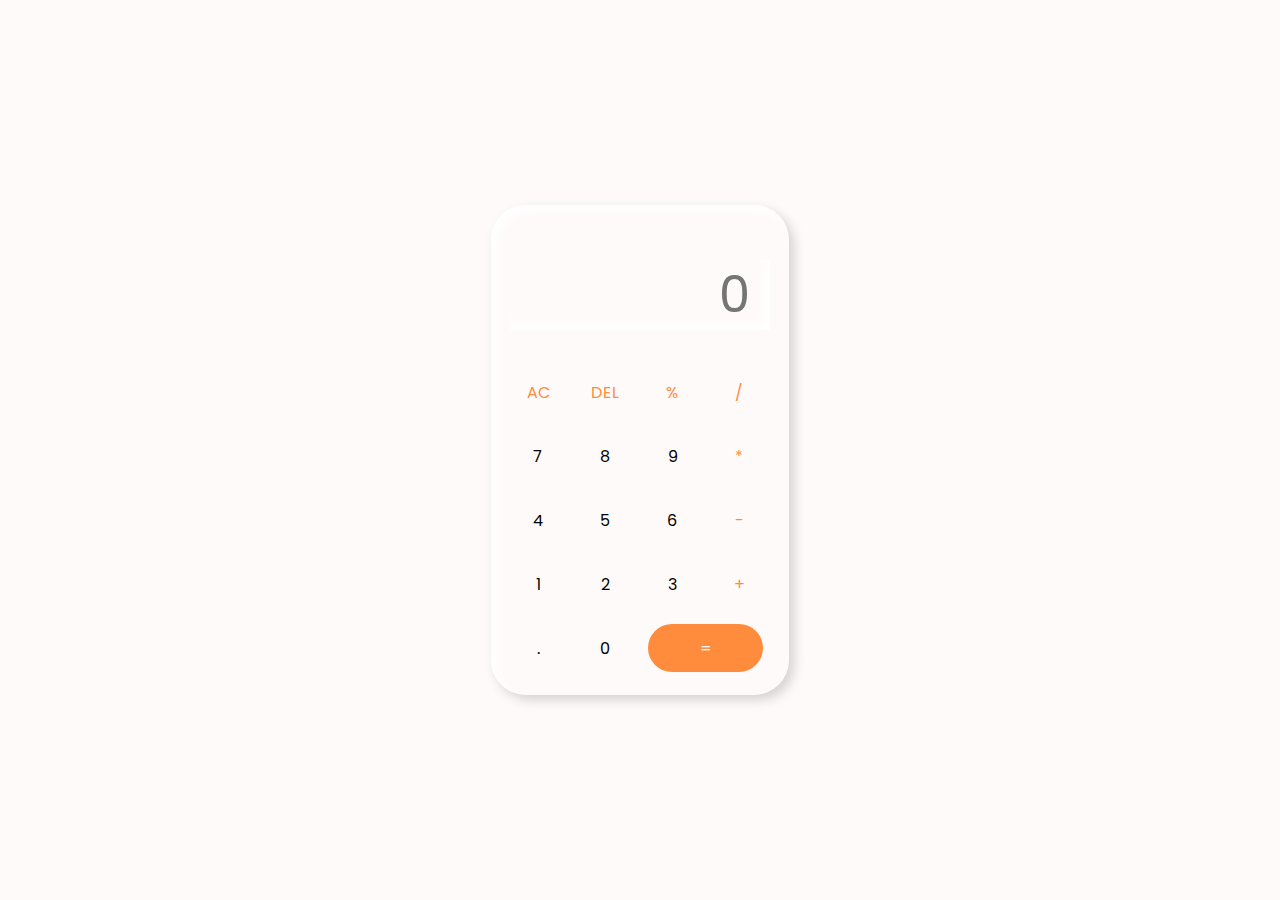
<file: LA 3 calculator/index.html>
<!DOCTYPE html>
<html lang="en">
<head>
    <meta charset="UTF-8">
    <meta http-equiv="X-UA-Compatible" content="IE=edge">
    <meta name="viewport" content="width=device-width, initial-scale=1.0">
    <title>Simple Calculator</title>
    <link rel="preconnect" href="https://fonts.googleapis.com">
    <link rel="preconnect" href="https://fonts.gstatic.com" crossorigin>
    <link href="https://fonts.googleapis.com/css2?family=Poppins:ital,wght@0,100;0,200;0,300;0,400;0,500;0,600;0,700;0,800;0,900;1,100;1,200;1,300;1,400;1,500;1,600;1,700;1,800;1,900&display=swap" rel="stylesheet">
    <link rel="stylesheet" href="assets/style.css">
</head>
<body>
    <div class="container">
        <div class="calculator">
            <input type="text" placeholder="0" id="outputScreen">
            <button onclick="Clear()" class="command">AC</button>
            <button onclick="del()" class="command">DEL</button>
            <button onclick="display('%')" class="command">%</button>
            <button onclick="display('/')" class="command">/</button>

            <button onclick="display('7')">7</button>
            <button onclick="display('8')">8</button>
            <button onclick="display('9')">9</button>
            <button onclick="display('*')" class="command">*</button>

            <button onclick="display('4')">4</button>
            <button onclick="display('5')">5</button>
            <button onclick="display('6')">6</button>
            <button onclick="display('-')" class="command">-</button>

            <button onclick="display('1')">1</button>
            <button onclick="display('2')">2</button>
            <button onclick="display('3')">3</button>
            <button onclick="display('+')" class="command">+</button>

            <button onclick="display('.')">.</button>
            <button onclick="display('0')">0</button>
            <button onclick="Calculate()" class="equal">=</button>
        </div>
    </div>

    <script src="assets/script.js"></script>
</body>
</html>
</file>
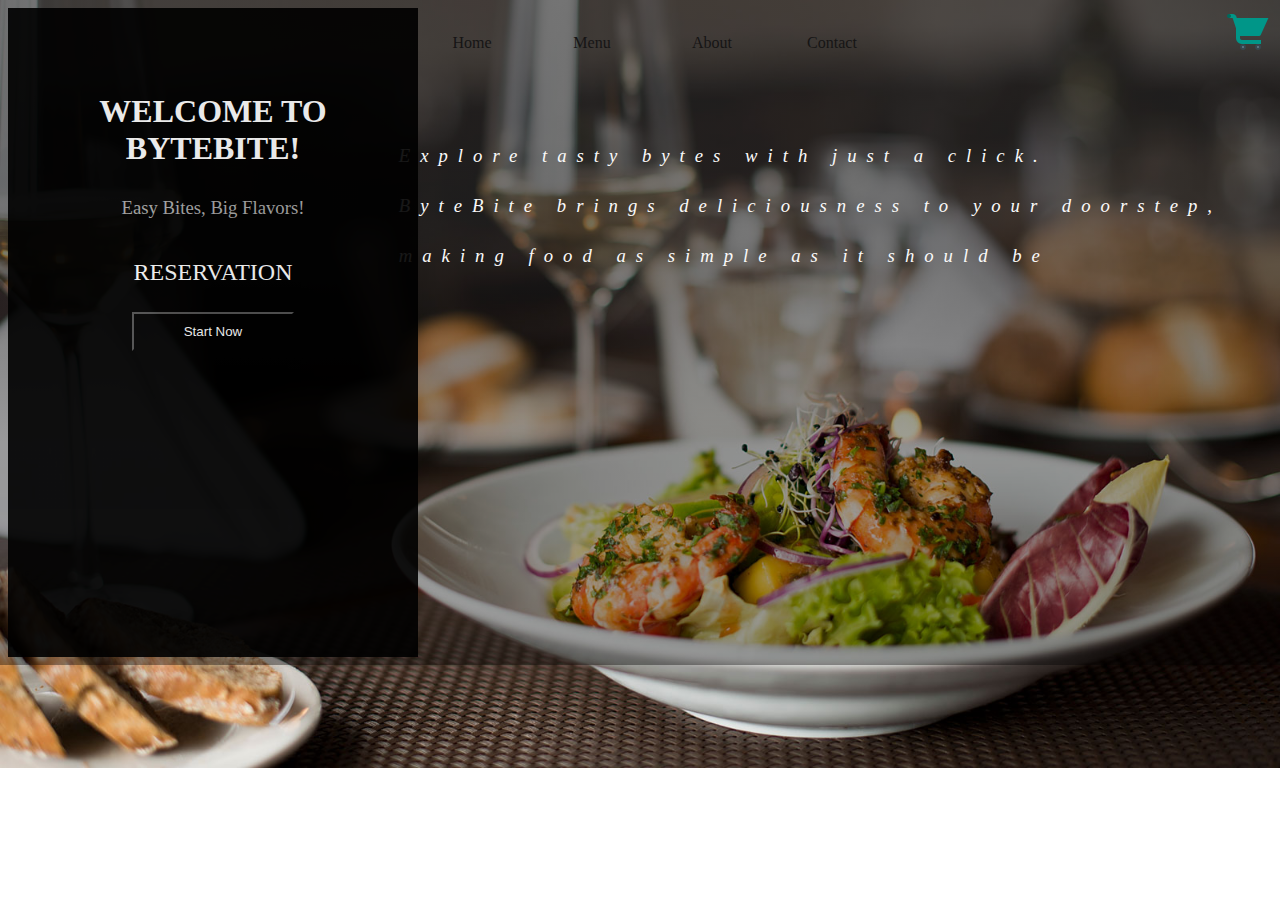
<file: LA2-Food Website/index.html>
<!DOCTYPE html>
<html lang="en">
<head>
    <meta charset="UTF-8">
    <meta name="viewport" content="width=device-width, initial-scale=1.0">
    <link rel="shortcut icon" href="favi.png" type="image/x-icon">
    <title>Bytebite</title>
    <link rel="stylesheet" href="style.css">
</head>
<body>

    <div class="box">
        <a href="order.html"><img src="cart1.png" alt="cart"></a>
        <ul type="none">
            <li><a href="index.html">Home</a></li>
            <li><a href="menu.html">Menu</a></li>
            <!-- <li><a href="menu.html">Online order</a></li> -->
            <li><a href="about.html">About</a></li>
            <li><a href="contact.html">Contact</a></li>
        </ul>
    </div>

    
    <div class="content"><h3>Explore tasty bytes with just a click.<br>ByteBite brings deliciousness to your doorstep,<br>making food as simple as it should be</h3></div>

    <div class="wd">
        <h1>Welcome to ByteBite!</h1>
        <h3> Easy Bites, Big Flavors!</h3>
        <h2>Reservation</h2>

        <div class="opt">
            <form action="" method="post"><input type="button" value="Start Now"></form>
        </div>
    </div>
</body>
</html>
</file>
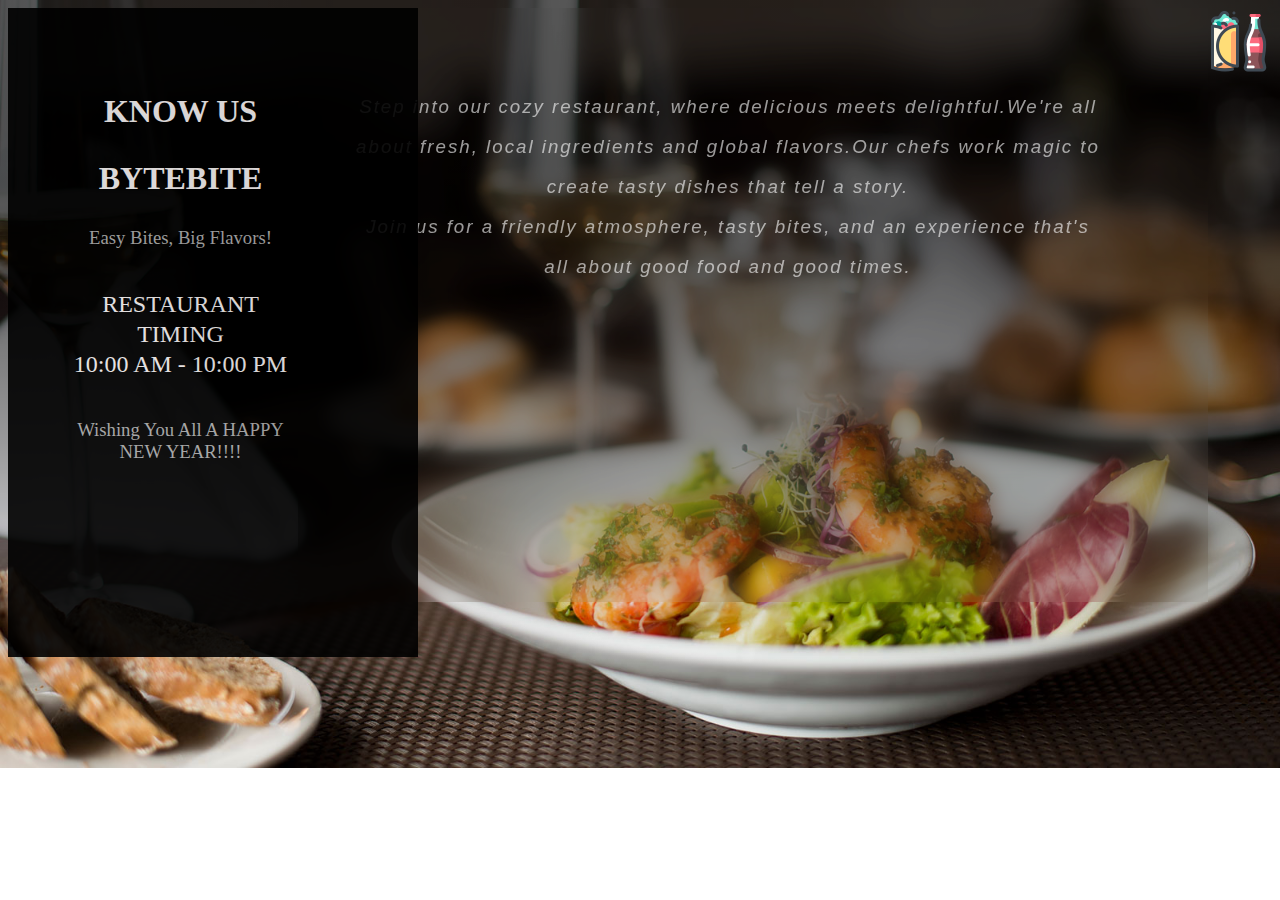
<file: LA2-Food Website/about.html>
<!DOCTYPE html>
<html lang="en">
<head>
    <link rel="stylesheet" href="style_a.css">
    <link rel="shortcut icon" href="favi.png" type="image/x-icon">
    <meta charset="UTF-8">
    <meta name="viewport" content="width=device-width, initial-scale=1.0">
    <title>ByteBite|About us</title>
</head>
<body>
    <a href="index.html"><img src="favi.png" alt=""></a>
    <div class="content"><h3>
        
        Step into our cozy restaurant, where delicious meets delightful.We're all about fresh, local ingredients and global flavors.Our chefs work magic to create tasty dishes that tell a story. <br>Join us for a friendly atmosphere, tasty bites, and an experience that's all about good food and good times.</h3></div>
    </div>
    <div class="wd">
        <h1>Know Us</h1>
        <h1>ByteBite</h1>
        <h3> Easy Bites, Big Flavors!</h3>
        <h2>Restaurant Timing <br> 10:00 AM - 10:00 PM</h2>
        <div class="wish"><h3>Wishing You all a HAPPY NEW YEAR!!!!</h3></div>   
    </div>
    
   
</body>
</html>
</file>
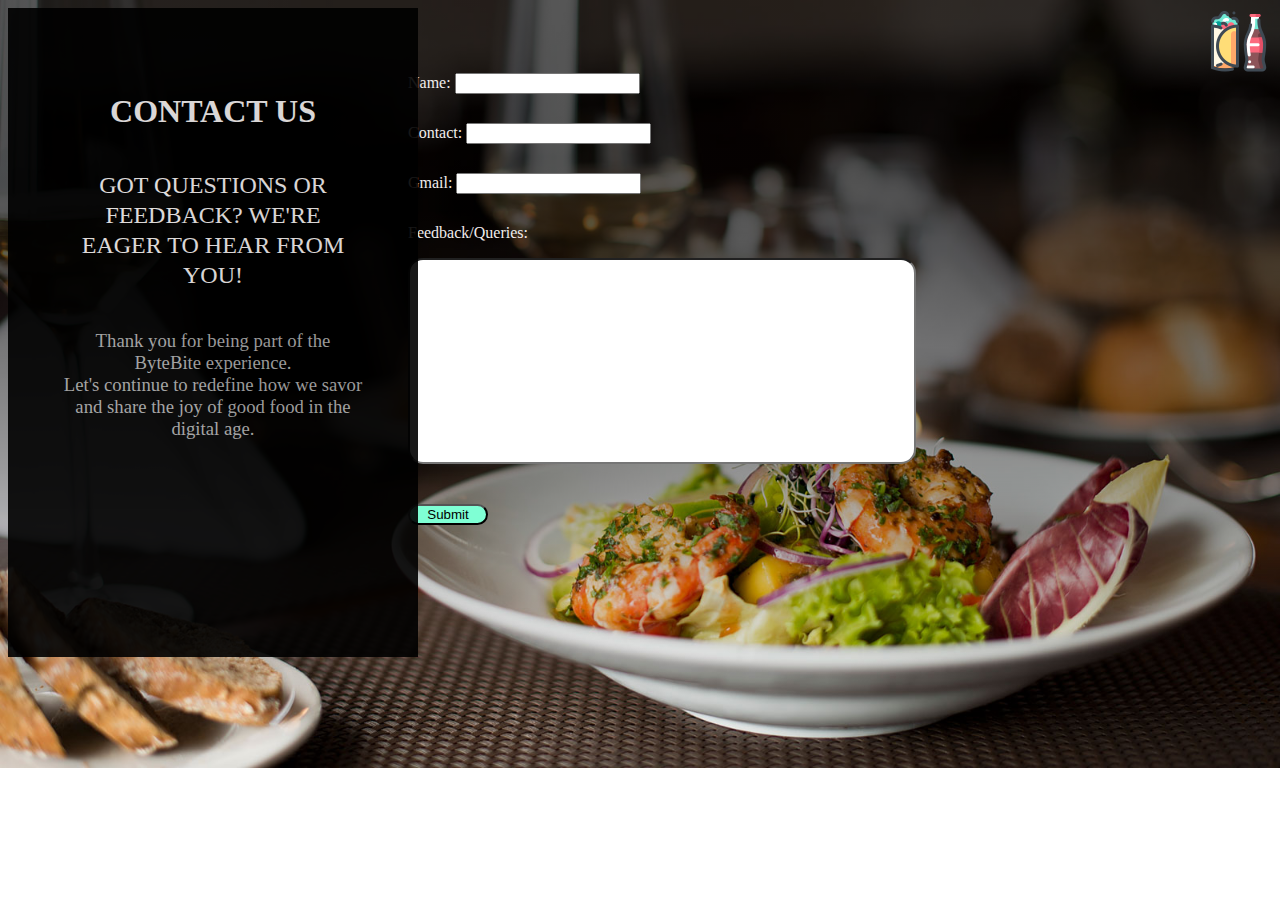
<file: LA2-Food Website/contact.html>
<!DOCTYPE html>
<html lang="en">
<head>
    <link rel="shortcut icon" href="favi.png" type="image/x-icon">
    <link rel="stylesheet" href="style_a.css">
    <meta charset="UTF-8">
    <meta name="viewport" content="width=device-width, initial-scale=1.0">
    <title>ByteBite|Contact Us </title>
</head>
<body>
    <a href="index.html"><img src="favi.png" alt=""></a>

    <div class="form">

        <label for="Name">Name: </label>
        <input type="text" name="Name" id="Name" required ><br>
        
        <label for="Contact">Contact: </label>
        <input type="integer" name="contact" id="contact" required width="10"><br>
        <label for="Gmail">Gmail:</label>
        <input type="email" name="gmail" id="gmail" required><br>
        
        <label for="feed">Feedback/Queries:</label>
        <div class="feed">
            
            <input type="long text" name="feed" id="feed"><br>
        </div>
        
        <div class="sub"><button onclick="validate()">Submit</button></div>
        
        
        
    </div>
    
    <div class="wd">
        <h1>Contact Us</h1>
        <h2>Got questions or feedback? We're eager to hear from you! 
        <h3>Thank you for being part of the ByteBite experience. <br>Let's continue to redefine how we savor and share the joy of good food in the digital age.</h2></h3>    
    </div>
    
    <!-- <footer>
        &copy; ByteBite | All rights reserved.<br>
    </footer> -->
    

</body>
</html>
</file>
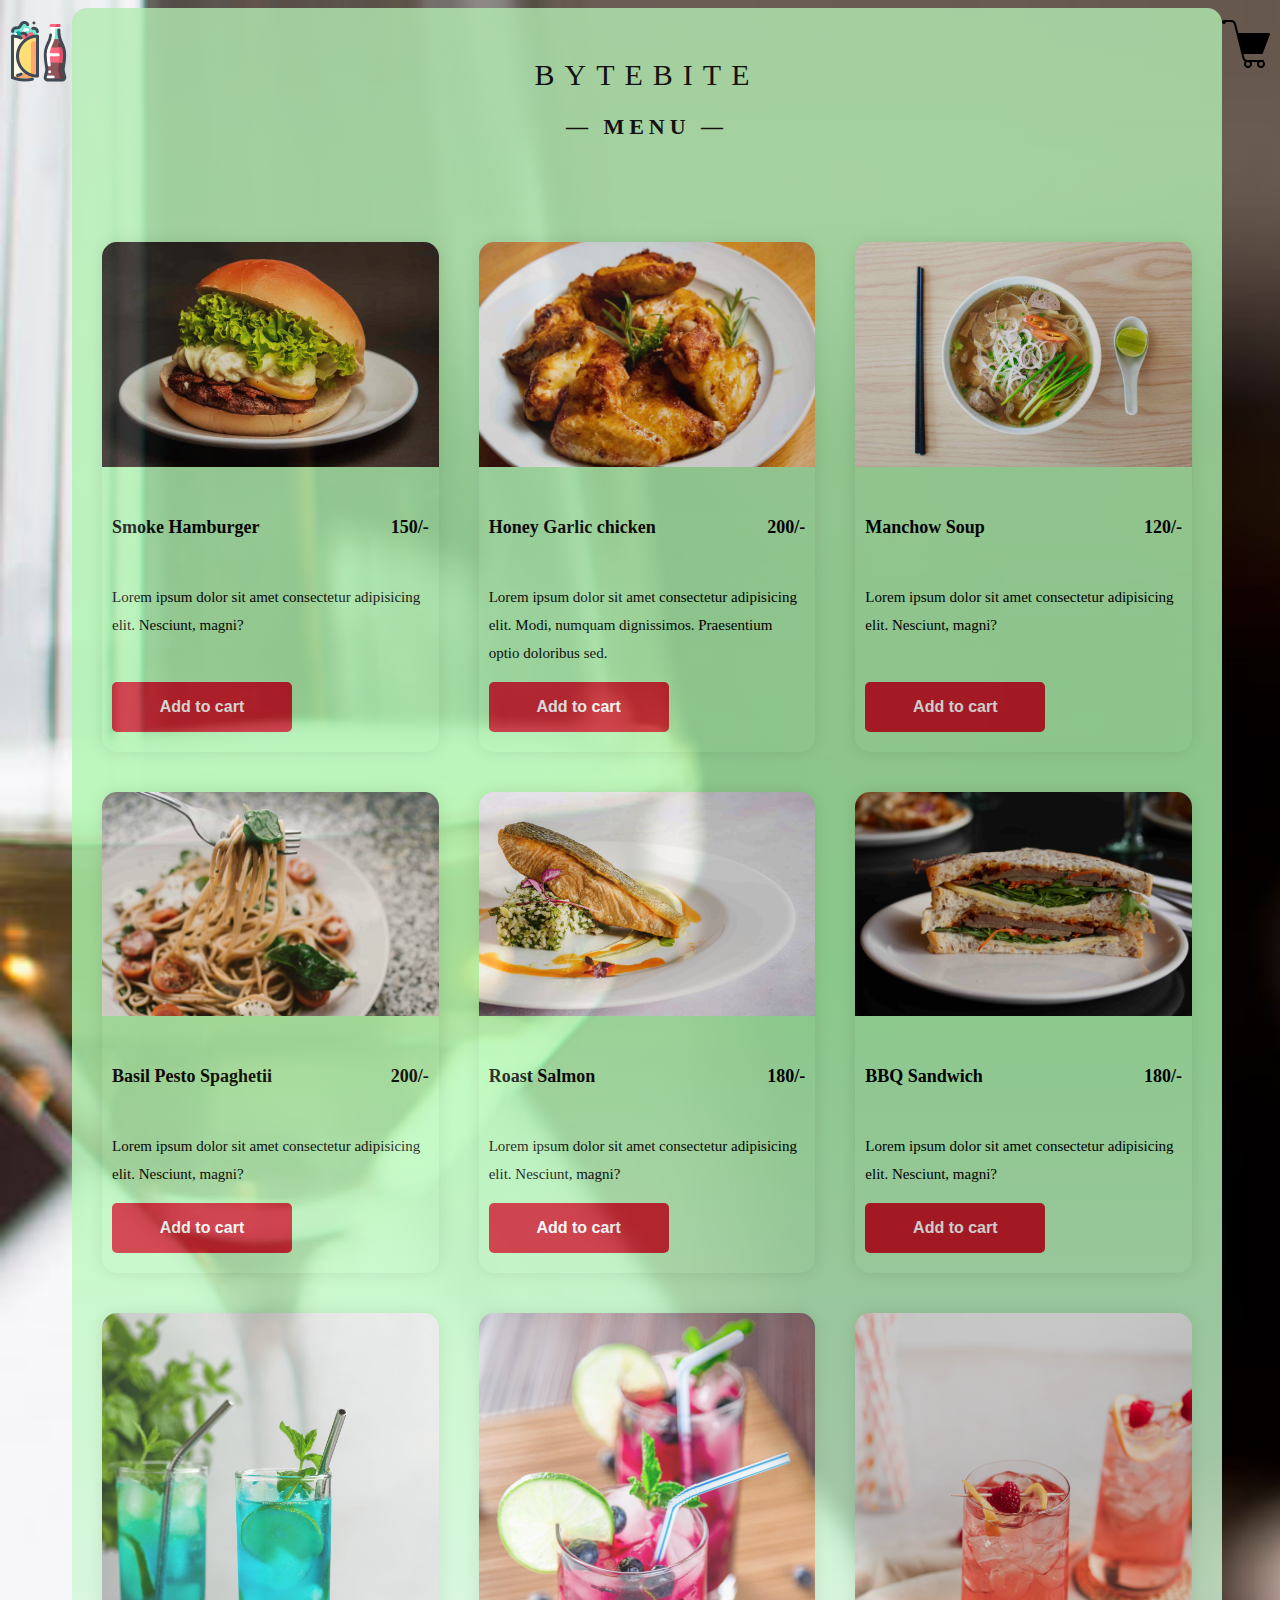
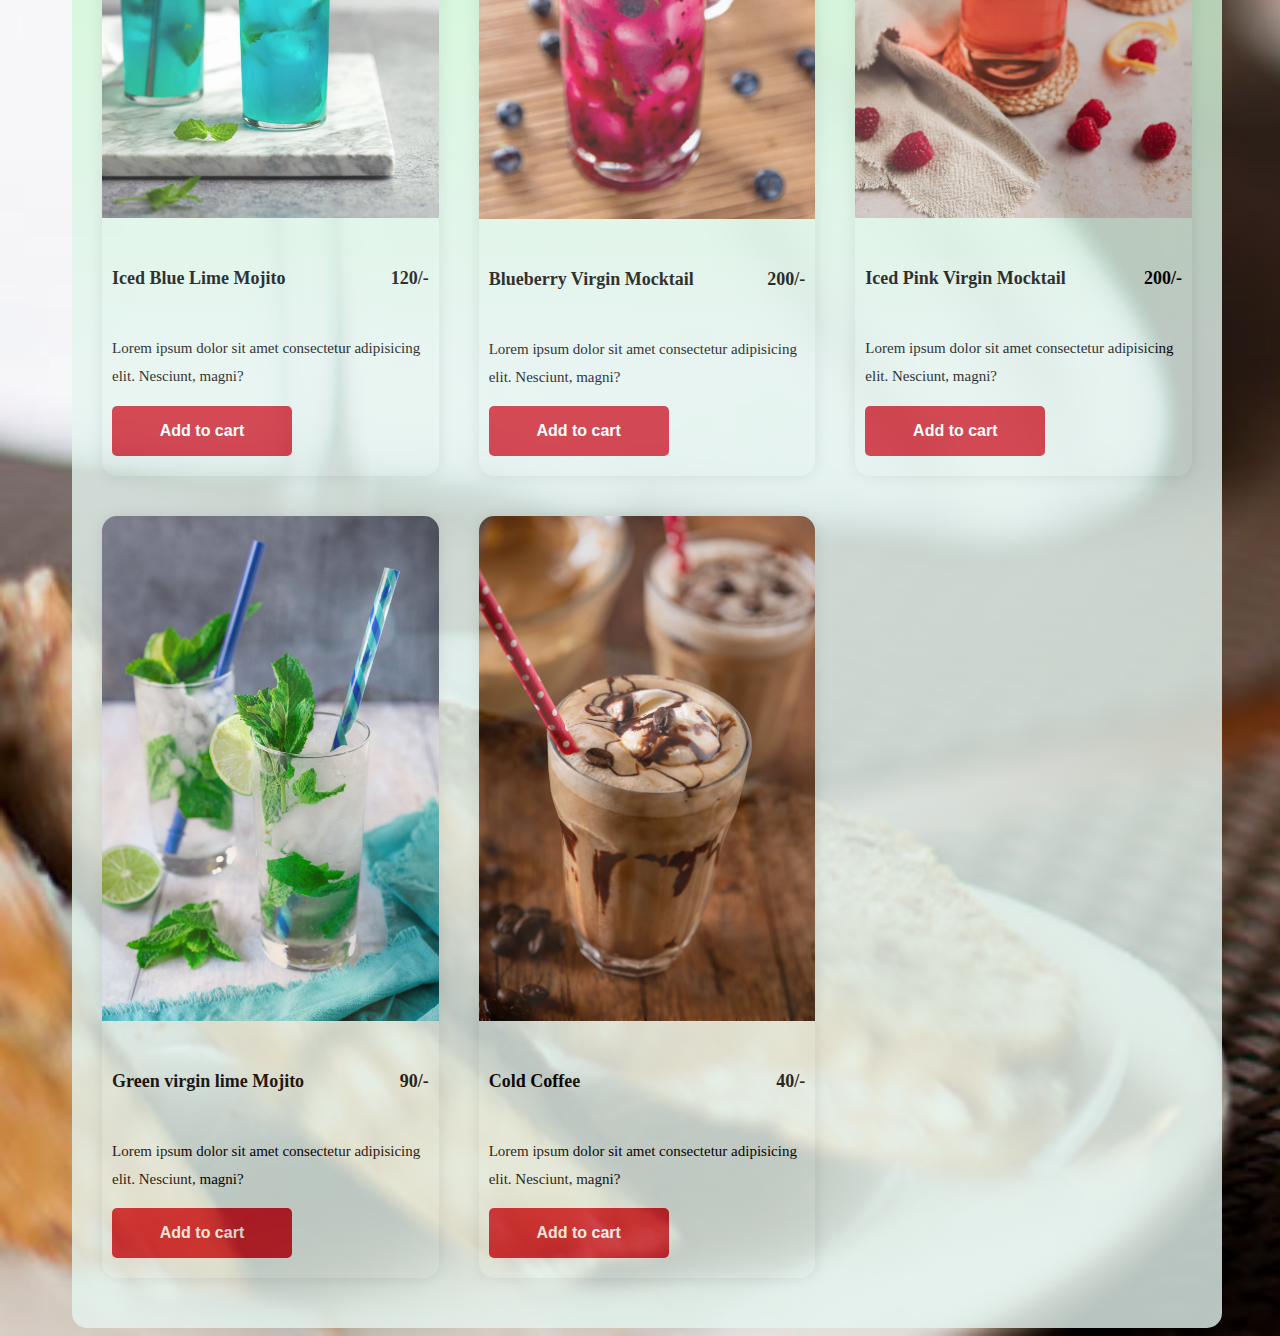
<file: LA2-Food Website/menu.html>
<!DOCTYPE html>
<html lang="en">
<head>
    <link rel="stylesheet" href="style_m.css">
    <link rel="shortcut icon" href="favi.png" type="image/x-icon">
    <meta charset="UTF-8">
    <meta name="viewport" content="width=device-width, initial-scale=1.0">
    <title>ByteBite|Menu</title>
</head>
<body>
    <a href="order.html"><img src="cart.png" alt="cart"></a>
    <div class="home"><a href="index.html"><img src="favi.png" alt=""></a></div>
    <div class="wd">
        
        <div class="head">
            <h1>BYTEBITE</h1>
            <h3>&mdash; MENU &mdash;</h3>
        </div>
        <div class="food-items">
            <img src="burger.jpg" alt="burger">
            <div class="details">
                <div class="details-sub">
                    <h5>Smoke Hamburger</h5>
                    <h5 class="price"> 150/- </h5>
                </div>

                <p>Lorem ipsum dolor sit amet consectetur adipisicing elit. Nesciunt, magni?</p>
                <button>Add to cart</button>
            </div>
        </div>

        <div class="food-items">
            <img src="chicken.jpeg" alt="burger">
            <div class="details">
                <div class="details-sub">
                    <h5>Honey Garlic chicken</h5>
                    <h5 class="price"> 200/-</h5>
                </div>

                <p>Lorem ipsum dolor sit amet consectetur adipisicing elit. Modi, numquam dignissimos. Praesentium optio doloribus sed.</p>
                <button>Add to cart</button>
            </div>
        </div>

        <div class="food-items">
            <img src="soup.jpeg" alt="burger">
            <div class="details">
                <div class="details-sub">
                    <h5>Manchow Soup</h5>
                    <h5 class="price"> 120/- </h5>
                </div>

                <p>Lorem ipsum dolor sit amet consectetur adipisicing elit. Nesciunt, magni?</p>
                <button>Add to cart</button>
            </div>
        </div>

        <div class="food-items">
            <img src="Spaghetti.jpeg" alt="burger">
            <div class="details">
                <div class="details-sub">
                    <h5>Basil Pesto Spaghetii</h5>
                    <h5 class="price"> 200/-</h5>
                </div>

                <p>Lorem ipsum dolor sit amet consectetur adipisicing elit. Nesciunt, magni?</p>
                <button>Add to cart</button>
            </div>
        </div>

        <div class="food-items">
            <img src="salmon.jpeg" alt="burger">
            <div class="details">
                <div class="details-sub">
                    <h5>Roast Salmon</h5>
                    <h5 class="price"> 180/-</h5>
                </div>

                <p>Lorem ipsum dolor sit amet consectetur adipisicing elit. Nesciunt, magni?</p>
                <button>Add to cart</button>
            </div>
        </div>

        <div class="food-items">
            <img src="Sandwich.jpeg" alt="burger">
            <div class="details">
                <div class="details-sub">
                    <h5>BBQ Sandwich</h5>
                    <h5 class="price"> 180/-</h5>
                </div>

                <p>Lorem ipsum dolor sit amet consectetur adipisicing elit. Nesciunt, magni?</p>
                <button>Add to cart</button>
            </div>
        </div>

        
        <div class="food-items">
            <img src="blue.jpg" alt="burger">
            <div class="details">
                <div class="details-sub">
                    <h5>Iced Blue Lime Mojito</h5>
                    <h5 class="price"> 120/-</h5>
                </div>

                <p>Lorem ipsum dolor sit amet consectetur adipisicing elit. Nesciunt, magni?</p>
                <button>Add to cart</button>
            </div>
        </div>

        <div class="food-items">
            <img src="blueberry.jpg" alt="burger">
            <div class="details">
                <div class="details-sub">
                    <h5>Blueberry Virgin Mocktail</h5>
                    <h5 class="price"> 200/-</h5>
                </div>

                <p>Lorem ipsum dolor sit amet consectetur adipisicing elit. Nesciunt, magni?</p>
                <button>Add to cart</button>
            </div>
        </div>

        <div class="food-items">
            <img src="pink virgin.jpeg" alt="burger">
            <div class="details">
                <div class="details-sub">
                    <h5> Iced Pink Virgin Mocktail</h5>
                    <h5 class="price"> 200/-</h5>
                </div>

                <p>Lorem ipsum dolor sit amet consectetur adipisicing elit. Nesciunt, magni?</p>
                <button>Add to cart</button>
            </div>
        </div>

        <div class="food-items">
            <img src="green.jpg" alt="burger">
            <div class="details">
                <div class="details-sub">
                    <h5>Green virgin lime Mojito</h5>
                    <h5 class="price"> 90/-</h5>
                </div>

                <p>Lorem ipsum dolor sit amet consectetur adipisicing elit. Nesciunt, magni?</p>
                <button>Add to cart</button>
            </div>
        </div>
        


        <div class="food-items">
            <img src="coffee.jpg" alt="burger">
            <div class="details">
                <div class="details-sub">
                    <h5>Cold Coffee</h5>
                    <h5 class="price"> 40/-</h5>
                </div>

                <p>Lorem ipsum dolor sit amet consectetur adipisicing elit. Nesciunt, magni?</p>
                <button>Add to cart</button>
            </div>
        </div>
        


        


       
    </div>
</body>
</html>
</file>
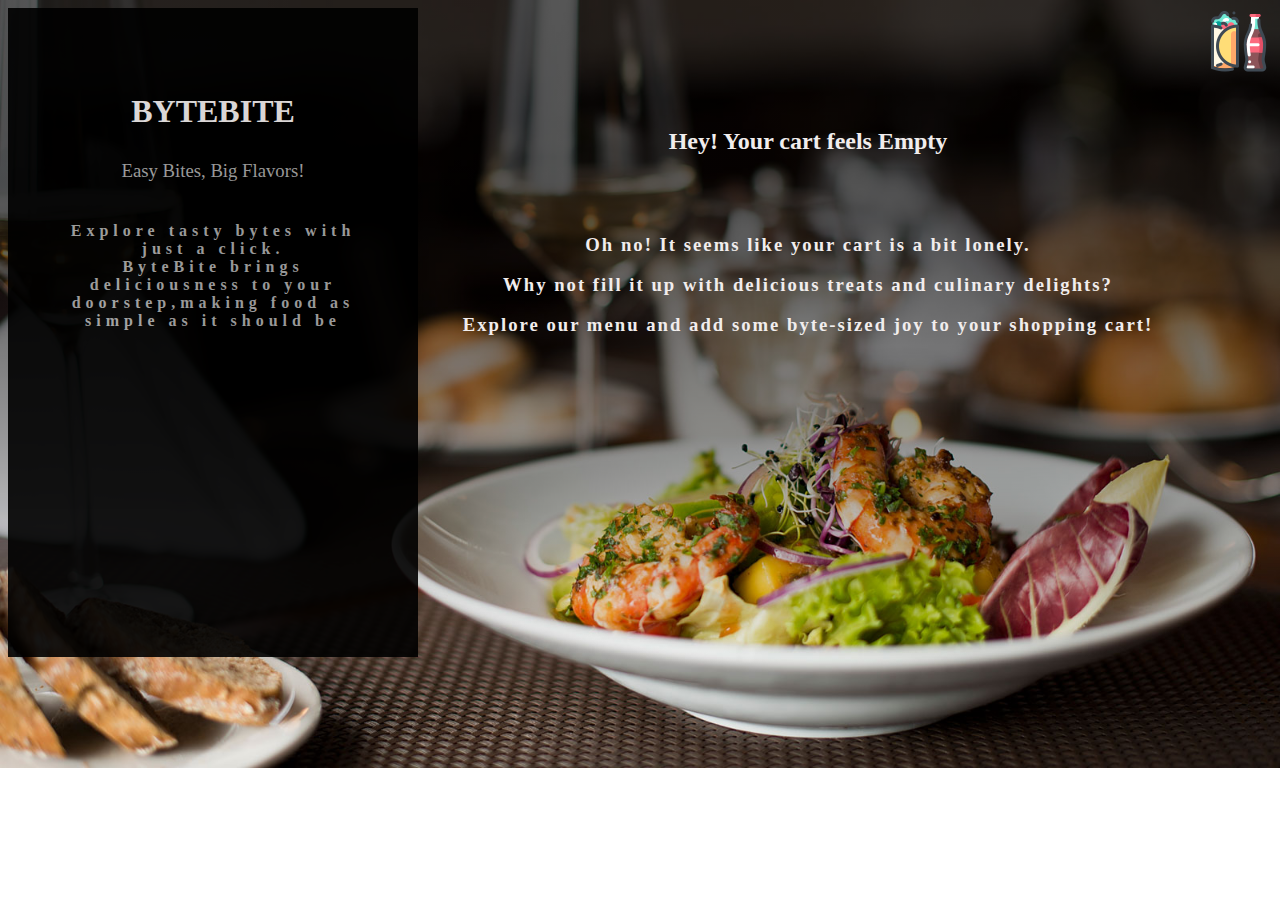
<file: LA2-Food Website/order.html>
<!DOCTYPE html>
<html lang="en">
<head>
    <link rel="stylesheet" href="style_o.css">
    <link rel="shortcut icon" href="favi.png" type="image/x-icon">
    <meta charset="UTF-8">
    <meta name="viewport" content="width=device-width, initial-scale=1.0">
    <title>ByteBite| Online Order</title>
</head>
<body>
    <a href="index.html"><img src="favi.png" alt=""></a>
    <div class="content">
        <h2>Hey! Your cart feels Empty</h2>
        <h3>Oh no! It seems like your cart is a bit lonely. <br>Why not fill it up with delicious treats and culinary delights? <br>Explore our menu and add some byte-sized joy to your shopping cart!
            
            </h3>
    </div>
    <div class="wd">
        <h1>ByteBite</h1>
        <h3> Easy Bites, Big Flavors!</h3>  
        <h4>Explore tasty bytes with just a click.<br>ByteBite brings deliciousness to your doorstep,making food as simple as it should be</h4>
    </div>
    
</body>
</html>
</file>
<file: LA 3 calculator/assets/style.css>
* {
    margin: 0;
    padding: 0;
    box-sizing: border-box;
    background-color: #fffafa;
    font-family: 'Poppins', sans-serif;
    outline: none;
}

.container {
    height: 100vh;
    display: flex;
    justify-content: center;
    align-items: center;
}

.calculator {
    background-color: #fffafa;
    padding: 15px;
    border-radius: 35px;
    box-shadow: inset 5px 5px 12px #fff, 5px 5px 12px rgba(0, 0, 0, 0.16);
    display: grid;
    grid-template-columns: repeat(4, 67px);
}

input {
    grid-column: span 4;
    height: 70px;
    width: 260px;
    background-color: #fffafa;
    box-shadow: inset -5px -5px 12px #fff;
    border: none;
    color: #444;
    font-size: 50px;
    text-align: end;
    margin: auto;
    margin-top: 40px;
    margin-bottom: 30px;
    padding: 20px;
}

button {
    height: 48px;
    width: 48px;
    background-color: #fffafa;
    box-shadow: -5px -5px -12px #fff;
    border: none;
    border-radius: 50%;
    margin: 8px;
    font-size: 16px;
}

.command {
    background-color: #fffafa;
    color: #ff8b3d;
}

.equal {
    width: 115px;
    border-radius: 40px;
    background-color: #ff8b3d;
    color: #fff;
    box-shadow: -5px -5px -12px #fff;
}
</file>
<file: LA2-Food Website/style.css>
body{
    font-family:serif;
    color: white;
    background: linear-gradient(rgba(46, 46, 46, 0.65),rgba(44, 44, 44, 0.65),rgba(0, 0, 0, 0.38),rgba(0, 0, 0, 0.38))
    ,url(foodd.jpg);
    background-repeat: no-repeat;
    background-size: cover;
}

.box{
    width: 900px;
    float: right;
}
.box img{
    float: right;
}

.box ul li{
    width:120px;
    float: left;
    margin: 10px auto;
    text-align: center;
}

.box ul li a{
    text-decoration: none;
    color: rgb(22, 21, 21);
}
.box ul li:hover{
    text-shadow: 2px 2px 2px rosybrown;
}

.box ul li a:hover{
    color: white;
}

.wd{
    width: 300px;
    height: 539px;
    background-color: black;
    opacity:0.9;
    padding:55px ;
}

.wd h1{
    text-align: center;
    text-transform: uppercase;
    font-weight: 100px;
    margin: 30PX AUTO;
    animation: slide-in 1s ease-in-out;
    
}

@keyframes stampAnimation {
    0% {
        transform: scale(1);
        opacity: 1;
    }
    50% {
        transform: scale(0.8);
        opacity: 0.7;
    }
    100% {
        transform: scale(1);
        opacity: 1;
    }
}


.wd h1:hover{
    text-shadow: 2px 2px 2px rosybrown;
}
.content h3{
    text-align: justify;
    color: rgb(250, 249, 249);
    font-weight:normal;
    float: inline-end;
    text-wrap:pretty;
    padding-top: 50px;
    padding-right: 50px;
    padding-left: 0;
    font-family:monospace cursive;
    font-style: oblique;
    letter-spacing: 10px; 
    line-height:50px;
    animation: slide-in 1s ease-in-out;

}
.content h3:hover{
    text-shadow: 2px 2px 2px rosybrown; 
}

@keyframes slide-in {
    0% { transform: translateX(-100%); }
    100% { transform: translateX(0); }
}

.wd h3{
    text-align: center;
    color: darkgray;
    font-weight:normal;
    animation: slide-in 1s ease-in-out;
}

.wd h3:hover{
    text-shadow: 2px 2px 2px rosybrown;
}

.wd h2{
    text-align: center;
    text-transform: uppercase;
    font-weight: normal;
    margin:40px auto;
    animation: stampAnimation 3s ease-in-out infinite;

}

.opt form,input[type="button"] {
    background-color:black;
    color:white;
    padding:10px;
    margin:-14px auto;
    padding-left: 50px;
    padding-right: 50px;
    text-align: center;
}

form,input[type="button"]:hover{
    text-shadow: 2px 2px 2px rosybrown;

}
</file>
<file: LA2-Food Website/style_a.css>
body{
    font-family:serif;
    color: rgb(241, 237, 237);
    background: linear-gradient(rgba(0,0,0,0.65),rgba(0,0,0,0.65),rgba(0,0,0,0.38),rgba(0,0,0,0))
    ,url(foodd.jpg);
    background-repeat: no-repeat;
    background-size: cover;
}


a{
    float: right;
    padding: 0;
}

.wd{
    width: 300px;
    height: 539px;
    background-color: black;
    opacity:0.9;
    padding:55px ;
}

.wd h1{
    text-align: center;
    text-transform: uppercase;
    font-weight: 100px;
    margin: 30PX AUTO;
    animation: slide-in 1s ease-in-out;
    
}
.wd h1:hover{
    text-shadow: 2px 2px 2px rosybrown;
}

.wd h3{
    text-align: center;
    color: darkgray;
    font-weight:normal;
    animation: slide-in 1s ease-in-out;
}

.wd h3:hover{
    text-shadow: 2px 2px 2px rosybrown;
}

.wd h2{
    text-align: center;
    text-transform: uppercase;
    font-weight: normal;
    margin:40px auto;
    animation: slide-in 1s ease-in-out;
    line-height: 30px;

}

.wish h3{
    text-align: center;
    color: darkgray;
    font-weight:normal;
    animation: stampAnimation 3s ease-in-out infinite;
    text-transform: capitalize;
}

.wish h3:hover{
    text-shadow: 2px 2px 2px rosybrown;
}

.content{
    width: 800px;
    height: 539px;
    /* background-color: rgb(90, 129, 151); */
    backdrop-filter: blur(10px);
    opacity:0.6;
    padding:55px ;
    float: right ;
    padding-top: 0%;
    align-items: center;
    margin-top: 0%;
    
}
.content h3{
    text-align:center;
    color:white;
    font-weight:normal;
    padding-top: 60px;
    padding-right: 50px;
    font-family:'Lucida Sans', 'Lucida Sans Regular', 'Lucida Grande', 'Lucida Sans Unicode', Geneva, Verdana, sans-serif;
    font-style: oblique;
    letter-spacing: 2px; 
    line-height:40px;
    animation: slide-in 1s ease-in-out;

}
.content h3:hover{
    text-shadow: 2px 2px 2px rosybrown; 
}

.form{
    width: 800px;
    height: 639px;
    float: right;
    padding-top: 50px;
    line-height: 50px;
}

.feed input{
    min-height: 200px;
    min-width: 500px;
    border-radius: 15px;
}

.sub button{
    background-color:aquamarine;
    border-radius: 15px;
    width: 80px;
    margin: 40px auto;
    align-items: center;


}


@keyframes stampAnimation {
    0% {
        transform: scale(1);
        opacity: 1;
    }
    50% {
        transform: scale(0.8);
        opacity: 0.7;
    }
    100% {
        transform: scale(1);
        opacity: 1;
    }
}

@keyframes slide-in {
    0% { transform: translateX(-100%); }
    100% { transform: translateX(0); }
}
</file>
<file: LA2-Food Website/style_m.css>
a{
    float: right;
    padding-top: 10px;
    display: inline;
}
body{
    background-image: url(foodd.jpg);
    background-size: cover;
    /* backdrop-filter: blur(5px); */
    /* background: linear-gradient(rgba(29, 29, 27, 0.65),rgba(52, 53, 52, 0.65),rgba(192, 230, 187, 0.38),rgba(172, 236, 233, 0.5)); */
}
.home a{
    float: left;
    padding-top: 10px;
    display: inline;
}

.head{
    color: black;
    text-align: center;
    margin-bottom: 30px;
    padding: 30px 0;
    grid-column: 1/-1;
}

.head:hover{
    text-shadow: #ffffff;
}


.wd{
    background: linear-gradient(rgba(139, 226, 139, 0.65),rgba(130, 247, 130, 0.65),rgba(187, 230, 216, 0.38),rgba(187, 230, 216, 0.38));
    opacity: 0.8;
    width: auto;
    height: auto;
    background-color:white;
    padding:0 10px 30px 10px;
    display:grid;
    grid-template-columns: repeat(auto-fit ,minmax(350px,1fr));
    border-radius: 15px;
}

.wd a{
    float: right;
}


.head h1{
    font-weight: 400;
    font-size: 30px;
    letter-spacing: 10px;
    margin-bottom: 10px;
    animation: slide-in 1s ease-in-out;
}


.head h3{
    font-weight: 600;
    font-size:22px;
    letter-spacing: 5px;
    animation: slide-in 1s ease-in-out;
}

.food-items{
    display:grid;
    position: relative;
    grid-template-rows: auto 1fr;
    border-radius: 15px;
    box-shadow: 0 0 15px rgba(0,0,0,0.1);
    margin: 20px;

}

.food-items img{
    position: relative;
    width: 100%;
    border-radius: 15px 15px 0 0;

}

h1{
    grid-column: 1/-1;
    text-align: center;
}

.details{
    padding: 20px 10px;
    display:grid;
    grid: row gap 15px;
    grid-template-rows: auto 1fr 50px;
}

.details-sub{
    display: grid;
    grid-template-columns: auto auto;
}


.details-sub h5{
    font-weight: 600;
    font-size: 18px;
}

.details-sub h5:hover{
    text-shadow: #ffffff;
}

.price{
    text-align: right;
}

.details p{
    color:black;
    font-size: 15px;
    line-height: 28px;
    font-weight:400 ;
    align-self: stretch;
}

.details button{
    background-color:  #cb202d;
    border: none;
    color: #ffffff;
    font-size:16px;
    font-weight:600;
    border-radius: 5px;
    width: 180px;

}

.details button:hover{
    text-shadow: #ffffff;
}


@keyframes slide-in {
    0% { transform: translateX(-100%); }
    100% { transform: translateX(0); }
}
</file>
<file: LA2-Food Website/style_o.css>
body{
    font-family:serif;
    color: rgb(241, 237, 237);
    background: linear-gradient(rgba(0,0,0,0.65),rgba(0,0,0,0.65),rgba(0,0,0,0.38),rgba(0,0,0,0))
    ,url(foodd.jpg);
    background-repeat: no-repeat;
    background-size: cover;
}

a{
    float: right;
}

.content{
    text-align: center;
    padding-top: 0%;
    width: 800px;
    height: 639px;
    float: right;
}

.content h2{
    padding-top: 100px ;
    padding-bottom: 50px;
    animation: stampAnimation 3s ease-in-out;
}

.content h3{
    letter-spacing: 2px;
    line-height: 40px;
    animation: stampAnimation 3s ease-in-out;
}
.wd{
    width: 300px;
    height: 539px;
    background-color: black;
    opacity:0.9;
    padding:55px ;
}

.wd h1{
    text-align: center;
    text-transform: uppercase;
    font-weight: 100px;
    margin: 30PX AUTO;
    animation: slide-in 1s ease-in-out;
    
}
.wd h1:hover{
    text-shadow: 2px 2px 2px rosybrown;
}

.wd h4{
    text-align: center;
    margin: 40px auto;
    animation: slide-in 1s ease-in-out;
    color: darkgray;
    letter-spacing: 5px;
}

.wd h4:hover{
    text-shadow: 2px 2px 2px rosybrown;
}
.wd h3{
    text-align: center;
    color: darkgray;
    font-weight:normal;
    animation: slide-in 1s ease-in-out;
}

.wd h3:hover{
    text-shadow: 2px 2px 2px rosybrown;
}

.wd h2{
    text-align: center;
    text-transform: uppercase;
    font-weight: normal;
    margin:40px auto;
    animation: slide-in 1s ease-in-out;
    line-height: 30px;

}

.wish h3{
    text-align: center;
    color: darkgray;
    font-weight:normal;
    animation: stampAnimation 3s ease-in-out infinite;
    text-transform: capitalize;
}

.wish h3:hover{
    text-shadow: 2px 2px 2px rosybrown;
}
@keyframes stampAnimation {
    0% {
        transform: scale(1);
        opacity: 1;
    }
    50% {
        transform: scale(0.8);
        opacity: 0.7;
    }
    100% {
        transform: scale(1);
        opacity: 1;
    }
}

@keyframes slide-in {
    0% { transform: translateX(-100%); }
    100% { transform: translateX(0); }
}
</file>
